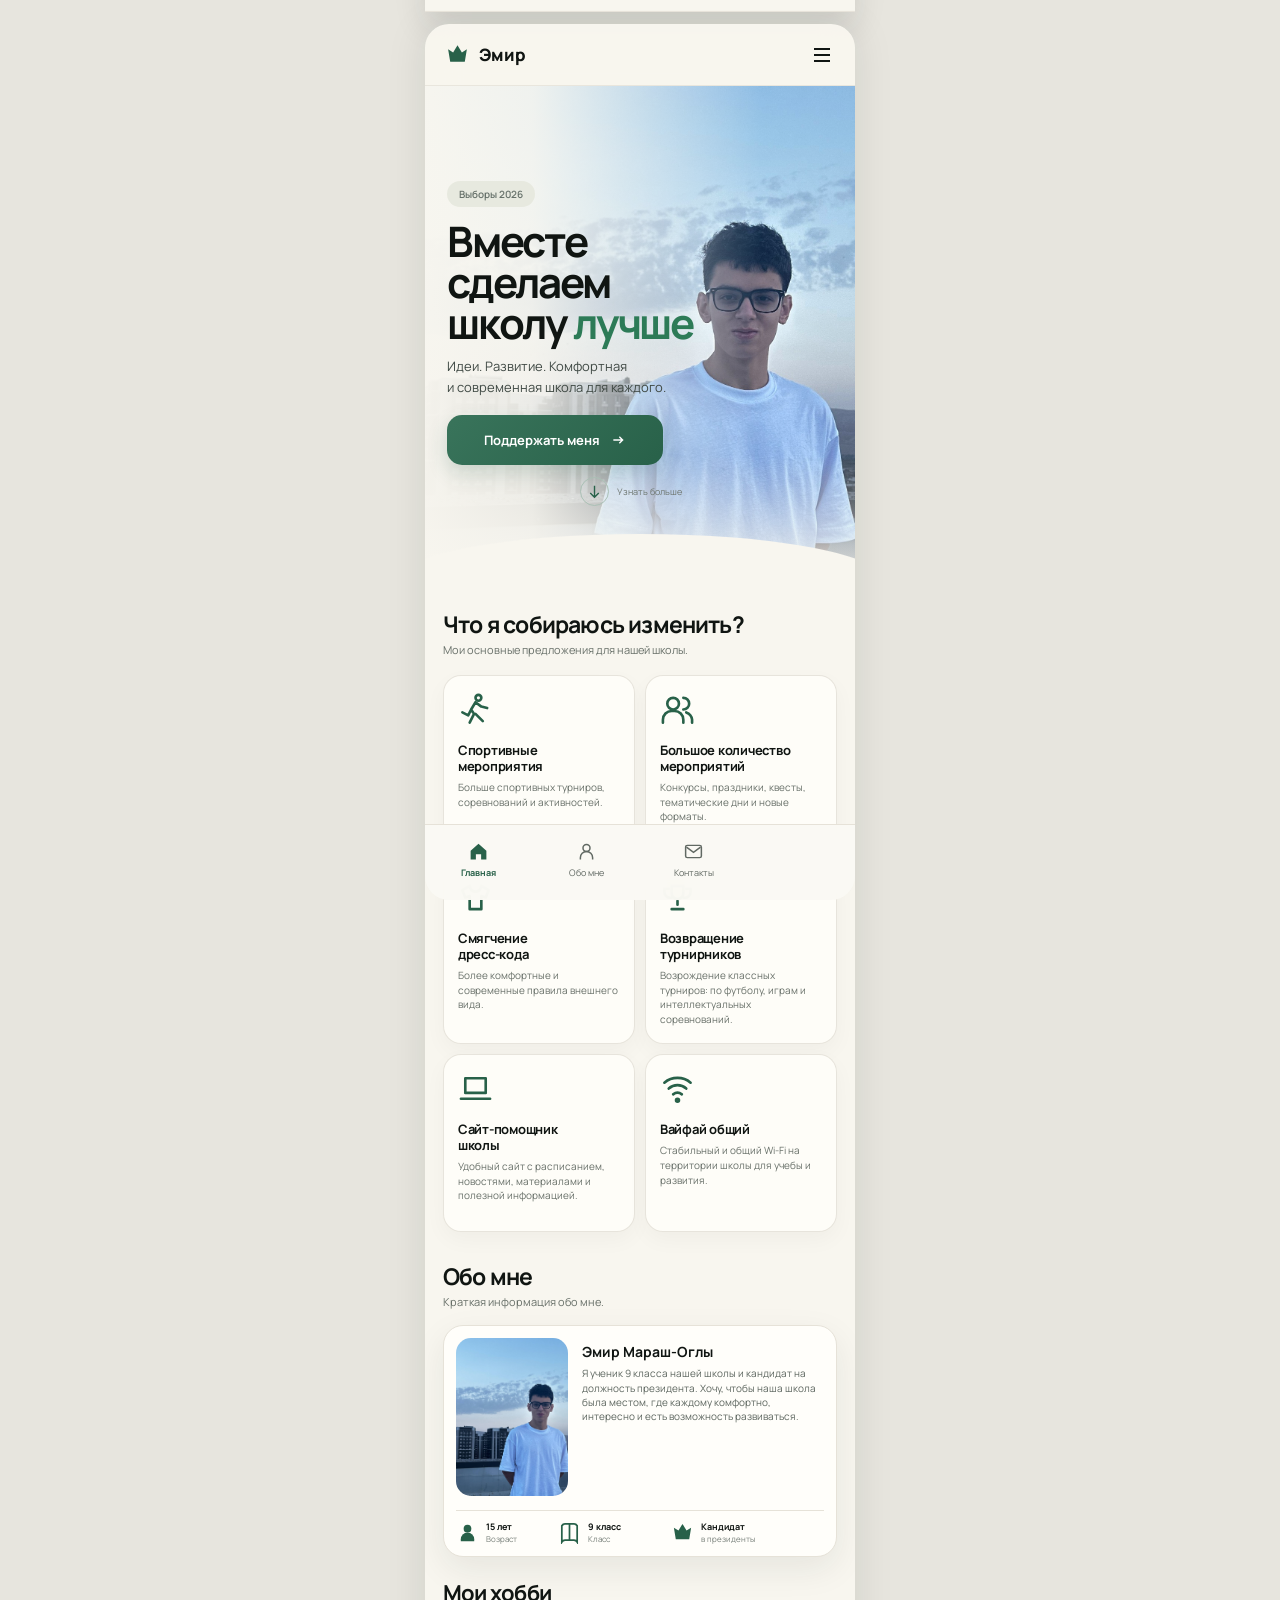
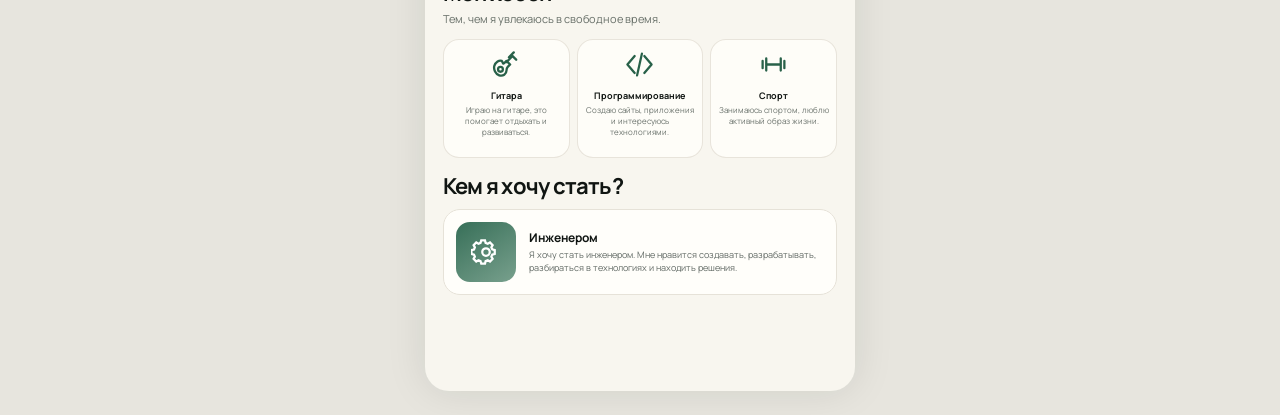
<file: index.html>
<!doctype html>
<html lang="ru">
<head>
  <meta charset="UTF-8">
  <meta name="viewport" content="width=device-width, initial-scale=1, viewport-fit=cover">
  <meta name="theme-color" content="#f8f6ef">
  <meta name="description" content="Сайт Эмира Мараш-Оглы — кандидата в президенты школы.">
  <title>Эмир — выборы президента школы 2026</title>
  <link rel="preconnect" href="https://fonts.googleapis.com">
  <link rel="preconnect" href="https://fonts.gstatic.com" crossorigin>
  <link href="https://fonts.googleapis.com/css2?family=Manrope:wght@400;500;600;700;800&display=swap" rel="stylesheet">
  <link rel="stylesheet" href="style.css">
  <link rel="icon" type="image/svg+xml" href="data:image/svg+xml,%3Csvg xmlns='http://www.w3.org/2000/svg' viewBox='0 0 64 64'%3E%3Crect width='64' height='64' rx='16' fill='%23f8f6ef'/%3E%3Cpath d='M10 18l12 8 10-16 10 16 12-8-5 31H15z' fill='%23265f49'/%3E%3C/svg%3E">
</head>
<body>
  <svg class="sprite" aria-hidden="true">
    <symbol id="crown" viewBox="0 0 24 24"><path d="m3 7 4.8 3L12 3l4.2 7L21 7l-2 12H5L3 7Z"/></symbol>
    <symbol id="menu" viewBox="0 0 24 24"><path d="M4 6h16M4 12h16M4 18h16"/></symbol>
    <symbol id="arrow" viewBox="0 0 24 24"><path d="M5 12h14m-5-5 5 5-5 5"/></symbol>
    <symbol id="down" viewBox="0 0 24 24"><path d="M12 4v16m-6-6 6 6 6-6"/></symbol>
    <symbol id="run" viewBox="0 0 24 24"><circle cx="14" cy="4" r="2"/><path d="m8 21 3-6-2-3-2 4-4-2m6-2 3-5 4 3 4 1m-8 4 5 5"/></symbol>
    <symbol id="people" viewBox="0 0 24 24"><circle cx="9" cy="8" r="4"/><path d="M2 21v-2a6 6 0 0 1 6-6h2a6 6 0 0 1 6 6v2M16 4a4 4 0 0 1 0 8m2 2a6 6 0 0 1 4 5v2"/></symbol>
    <symbol id="shirt" viewBox="0 0 24 24"><path d="m8 4-5 3 2 5 3-1v9h8v-9l3 1 2-5-5-3a4 4 0 0 1-8 0Z"/></symbol>
    <symbol id="trophy" viewBox="0 0 24 24"><path d="M8 4h8v5a4 4 0 0 1-8 0V4Zm4 9v4m-4 3h8M6 6H3v2a4 4 0 0 0 5 4m10-6h3v2a4 4 0 0 1-5 4"/></symbol>
    <symbol id="laptop" viewBox="0 0 24 24"><path d="M5 5h14v10H5zM2 19h20"/></symbol>
    <symbol id="wifi" viewBox="0 0 24 24"><path d="M3 8a14 14 0 0 1 18 0M6 12a9 9 0 0 1 12 0m-9 4a5 5 0 0 1 6 0"/><circle cx="12" cy="20" r="1"/></symbol>
    <symbol id="user" viewBox="0 0 24 24"><circle cx="12" cy="8" r="4"/><path d="M5 21v-2a7 7 0 0 1 14 0v2"/></symbol>
    <symbol id="book" viewBox="0 0 24 24"><path d="M4 5a4 4 0 0 1 4-2h4v17H8a4 4 0 0 0-4 2V5Zm16 0a4 4 0 0 0-4-2h-4v17h4a4 4 0 0 1 4 2V5Z"/></symbol>
    <symbol id="guitar" viewBox="0 0 24 24"><path d="m14 6 4-4m-2 2 4 4m-8 2 4-4M8 9c-2-1-5 1-6 4s1 7 4 8 6-1 6-4c0-1 0-2 1-3l2-2-3-3-2 2c-1 1-1-1-2-2Z"/><circle cx="7" cy="16" r="2"/></symbol>
    <symbol id="code" viewBox="0 0 24 24"><path d="m8 5-6 7 6 7m8-14 6 7-6 7M14 3l-4 18"/></symbol>
    <symbol id="sport" viewBox="0 0 24 24"><path d="M6 7v10M3 9v6m15-8v10m3-8v6M6 12h12"/></symbol>
    <symbol id="gear" viewBox="0 0 24 24"><circle cx="12" cy="12" r="3"/><path d="M19 13.5v-3l-2-.6-.7-1.6 1-1.8-2.1-2.1-1.8 1-1.7-.7-.5-2h-3l-.6 2-1.6.7-1.8-1-2.1 2.1 1 1.8-.7 1.7-2 .5v3l2 .6.7 1.6-1 1.8 2.1 2.1 1.8-1 1.6.7.6 2h3l.5-2 1.7-.7 1.8 1 2.1-2.1-1-1.8.7-1.6 2-.6Z"/></symbol>
    <symbol id="gift" viewBox="0 0 24 24"><path d="M3 10h18v11H3zM2 7h20v3H2zM12 7v14M12 7H8.5A2.5 2.5 0 1 1 11 4.5L12 7Zm0 0h3.5A2.5 2.5 0 1 0 13 4.5L12 7Z"/></symbol>
    <symbol id="copy" viewBox="0 0 24 24"><rect x="8" y="8" width="12" height="12" rx="2"/><path d="M16 8V6a2 2 0 0 0-2-2H6a2 2 0 0 0-2 2v8a2 2 0 0 0 2 2h2"/></symbol>
    <symbol id="home" viewBox="0 0 24 24"><path d="m3 11 9-8 9 8v10h-6v-6H9v6H3V11Z"/></symbol>
    <symbol id="mail" viewBox="0 0 24 24"><rect x="3" y="5" width="18" height="14" rx="2"/><path d="m4 7 8 6 8-6"/></symbol>
    <symbol id="refresh" viewBox="0 0 24 24"><path d="M20 7v5h-5M4 17v-5h5m10.2 0A8 8 0 0 0 5.4 7M4.8 12A8 8 0 0 0 18.6 17"/></symbol>
    <symbol id="close" viewBox="0 0 24 24"><path d="m6 6 12 12M18 6 6 18"/></symbol>
  </svg>

  <div class="app">
    <header class="topbar">
      <a class="brand" href="#home"><svg><use href="#crown"/></svg><span>Эмир</span></a>
      <button class="icon-btn" id="menuBtn" aria-label="Открыть меню" aria-expanded="false"><svg><use href="#menu"/></svg></button>
    </header>
    <nav class="menu-panel" id="menuPanel"><a href="#home">Главная</a><a href="#ideas">Мои предложения</a><a href="#about">Обо мне</a></nav>

    <main>
      <section class="hero" id="home">
        <img src="emir.jpg" alt="Эмир Мараш-Оглы">
        <div class="hero-content">
          <span class="eyebrow">Выборы 2026</span>
          <h1>Вместе<br>сделаем<br>школу <em>лучше</em></h1>
          <p>Идеи. Развитие. Комфортная<br>и современная школа для каждого.</p>
          <a class="button hero-button" href="#ideas">Поддержать меня <svg><use href="#arrow"/></svg></a>
          <a class="learn" href="#ideas"><i><svg><use href="#down"/></svg></i>Узнать больше</a>
        </div>
      </section>

      <section class="section" id="ideas">
        <h2>Что я собираюсь изменить?</h2><p class="lead">Мои основные предложения для нашей школы.</p>
        <div class="proposals">
          <article><svg><use href="#run"/></svg><h3>Спортивные<br>мероприятия</h3><p>Больше спортивных турниров, соревнований и активностей.</p></article>
          <article><svg><use href="#people"/></svg><h3>Большое количество<br>мероприятий</h3><p>Конкурсы, праздники, квесты, тематические дни и новые форматы.</p></article>
          <article><svg><use href="#shirt"/></svg><h3>Смягчение<br>дресс-кода</h3><p>Более комфортные и современные правила внешнего вида.</p></article>
          <article><svg><use href="#trophy"/></svg><h3>Возвращение<br>турнирников</h3><p>Возрождение классных турниров: по футболу, играм и интеллектуальных соревнований.</p></article>
          <article><svg><use href="#laptop"/></svg><h3>Сайт-помощник<br>школы</h3><p>Удобный сайт с расписанием, новостями, материалами и полезной информацией.</p></article>
          <article><svg><use href="#wifi"/></svg><h3>Вайфай общий</h3><p>Стабильный и общий Wi‑Fi на территории школы для учебы и развития.</p></article>
        </div>
      </section>

      <section class="section about" id="about">
        <h2>Обо мне</h2><p class="lead">Краткая информация обо мне.</p>
        <article class="about-card">
          <img src="emir.jpg" alt="Портрет Эмира">
          <div><h3>Эмир Мараш-Оглы</h3><p>Я ученик 9 класса нашей школы и кандидат на должность президента. Хочу, чтобы наша школа была местом, где каждому комфортно, интересно и есть возможность развиваться.</p></div>
          <div class="facts"><span><svg><use href="#user"/></svg><b>15 лет<small>Возраст</small></b></span><span><svg><use href="#book"/></svg><b>9 класс<small>Класс</small></b></span><span><svg><use href="#crown"/></svg><b>Кандидат<small>в президенты</small></b></span></div>
        </article>
        <div class="hobbies"><h2>Мои хобби</h2><p class="lead">Тем, чем я увлекаюсь в свободное время.</p>
          <div class="hobby-grid"><article><svg><use href="#guitar"/></svg><h3>Гитара</h3><p>Играю на гитаре, это помогает отдыхать и развиваться.</p></article><article><svg><use href="#code"/></svg><h3>Программирование</h3><p>Создаю сайты, приложения и интересуюсь технологиями.</p></article><article><svg><use href="#sport"/></svg><h3>Спорт</h3><p>Занимаюсь спортом, люблю активный образ жизни.</p></article></div>
        </div>
        <div class="future"><h2>Кем я хочу стать?</h2><article><i><svg><use href="#gear"/></svg></i><div><h3>Инженером</h3><p>Я хочу стать инженером. Мне нравится создавать, разрабатывать, разбираться в технологиях и находить решения.</p></div></article></div>
      </section>
    </main>
    <nav class="bottom-nav"><a class="active" href="#home"><svg><use href="#home"/></svg><span>Главная</span></a><a href="#about"><svg><use href="#user"/></svg><span>Обо мне</span></a></svg></a><a href="https://t.me/marashtg" target="_blank" rel="noopener"><svg><use href="#mail"/></svg><span>Контакты</span></a></nav>
  </div>

  <div class="modal" id="modal" role="dialog" aria-modal="true" aria-labelledby="resultTitle" hidden><div class="result"><button class="icon-btn x" id="closeResult" aria-label="Закрыть"><svg><use href="#close"/></svg></button><div class="confetti">◆　◆　◆　◆</div><div class="coin" id="prizeIcon">1</div><h2 id="resultTitle">Вы выиграли!<br><span id="prizeText">1 сом</span></h2><p>Поздравляю!<br>Забери свой приз у Эмира.</p><button class="button" id="again">Крутить еще раз</button></div></div>
  <div class="toast" id="toast">Скопировано</div>

  <script>
    const $=s=>document.querySelector(s), code="2026", prizes=["Тетрадка","Ручка","1 сом","5 сом","100 сом"], icons={"Тетрадка":"▯","Ручка":"🖊","1 сом":"1","5 сом":"5","100 сом":"100"};
    const menu=$("#menuPanel"), menuBtn=$("#menuBtn"), bonus=$("#bonusCard"), wheelCard=$("#wheelCard"), input=$("#codeInput"), error=$("#error"), wheel=$("#wheel"), spin=$("#spin"), modal=$("#modal"); let rotation=0, spinning=false, spinCount=0;
    menuBtn.onclick=()=>{const open=menu.classList.toggle("open");menuBtn.setAttribute("aria-expanded",open)}; menu.querySelectorAll("a").forEach(a=>a.onclick=()=>menu.classList.remove("open"));
    $("#openBonus").onclick=()=>{bonus.classList.remove("hidden");setTimeout(()=>bonus.scrollIntoView({behavior:"smooth",block:"center"}))}; $("#closeBonus").onclick=()=>bonus.classList.add("hidden");
    $("#copyTg").onclick=async()=>{try{await navigator.clipboard.writeText("@marashtg")}catch{}const t=$("#toast");t.classList.add("show");setTimeout(()=>t.classList.remove("show"),1400)};
    function unlock(){if(input.value.trim()!==code){error.textContent="Неверный код. Подойди к Эмиру.";input.setAttribute("aria-invalid","true");return}error.textContent="";input.removeAttribute("aria-invalid");wheelCard.classList.remove("hidden");setTimeout(()=>wheelCard.scrollIntoView({behavior:"smooth",block:"center"}))} $("#unlock").onclick=unlock; input.onkeydown=e=>{if(e.key==="Enter")unlock()};
    spin.onclick=()=>{if(spinning)return;spinning=true;spin.disabled=true;const i=spinCount<3?Math.floor(Math.random()*4):spinCount===3?4:Math.floor(Math.random()*5);spinCount++;const center=i*72+36,jitter=(Math.random()-.5)*28,normal=((rotation%360)+360)%360,target=360-center+jitter;rotation+=2160+((target-normal+360)%360);wheel.style.transform=`rotate(${rotation}deg)`;setTimeout(()=>{spinning=false;spin.disabled=false;$("#prizeText").textContent=prizes[i];$("#prizeIcon").textContent=icons[prizes[i]];modal.hidden=false;document.body.classList.add("locked");$("#closeResult").focus()},4200)};
    function close(){modal.hidden=true;document.body.classList.remove("locked");spin.focus()} $("#closeResult").onclick=close;$("#again").onclick=close;modal.onclick=e=>{if(e.target===modal)close()};document.addEventListener("keydown",e=>{if(e.key==="Escape"&&!modal.hidden)close()});
    const links=[...document.querySelectorAll('.bottom-nav a[href^="#"]')];new IntersectionObserver(es=>es.forEach(e=>{if(e.isIntersecting)links.forEach(a=>a.classList.toggle("active",a.hash===`#${e.target.id}`))}),{rootMargin:"-30% 0px -55%"}).observe($("#home"));["about","bonus"].forEach(id=>new IntersectionObserver(es=>es.forEach(e=>{if(e.isIntersecting)links.forEach(a=>a.classList.toggle("active",a.hash===`#${id}`))}),{rootMargin:"-30% 0px -55%"}).observe($("#"+id)));
  </script>
</body>
</html>
</file>
<file: style.css>
:root{--bg:#f8f6ef;--card:#fffefa;--ink:#101512;--muted:#687069;--green:#286149;--line:#e6e2d8;--shadow:0 12px 34px rgba(28,43,35,.08)}*{box-sizing:border-box}html{scroll-behavior:smooth;scroll-padding-top:68px}body{margin:0;background:#e7e5de;color:var(--ink);font-family:Manrope,system-ui,-apple-system,"Segoe UI",sans-serif;-webkit-font-smoothing:antialiased}button,input{font:inherit}button,a{-webkit-tap-highlight-color:transparent}.sprite{position:absolute;width:0;height:0;overflow:hidden}.app{position:relative;width:min(100%,430px);min-height:100vh;margin:auto;background:var(--bg);box-shadow:0 0 40px rgba(18,28,23,.1);overflow:clip}.topbar{position:sticky;top:0;z-index:50;height:62px;padding:0 20px;display:flex;align-items:center;justify-content:space-between;background:rgba(248,246,239,.94);border-bottom:1px solid #ddd9cf88;backdrop-filter:blur(16px)}.brand{display:flex;align-items:center;gap:9px;color:var(--ink);text-decoration:none;font-size:17px;font-weight:800}.brand svg{width:25px;height:25px;fill:var(--green)}.icon-btn{display:grid;place-items:center;border:0;background:transparent;color:inherit;cursor:pointer}.topbar>.icon-btn{width:42px;height:42px;margin-right:-8px}.icon-btn svg{width:24px;height:24px;fill:none;stroke:currentColor;stroke-width:1.8}.menu-panel{position:fixed;top:62px;left:50%;z-index:49;width:min(100%,430px);padding:10px 20px 18px;background:rgba(248,246,239,.98);border-bottom:1px solid var(--line);box-shadow:0 14px 30px rgba(23,35,29,.12);transform:translate(-50%,-130%);transition:.25s}.menu-panel.open{transform:translate(-50%,0)}.menu-panel a{display:block;padding:13px 2px;border-bottom:1px solid var(--line);color:var(--ink);font-size:14px;font-weight:700;text-decoration:none}.hero{position:relative;height:505px;padding:0;overflow:hidden}.hero>img{position:absolute;inset:0;width:100%;height:100%;object-fit:cover;object-position:58% 44%;filter:saturate(.9) contrast(.96) brightness(1.04)}.hero:before{content:"";position:absolute;inset:0;z-index:1;background:linear-gradient(90deg,#f8f6effa 0%,#f8f6efe8 25%,#f8f6ef70 54%,#f8f6ef08 78%),linear-gradient(0deg,var(--bg) 0%,transparent 27%)}.hero:after{content:"";position:absolute;left:-7%;right:-7%;bottom:-55px;z-index:2;height:112px;border-radius:50% 50% 0 0/42% 42% 0 0;background:var(--bg)}.hero-content{position:relative;z-index:3;padding:95px 22px 0}.eyebrow{display:inline-block;padding:6px 12px;border-radius:99px;background:#e6e9deeb;color:#66716a;font-size:10px;font-weight:600}.hero h1{margin:14px 0 12px;font-size:42px;line-height:.98;letter-spacing:-.052em}.hero h1 em{color:#2d7b57;font-style:normal}.hero p{margin:0 0 18px;color:#404a45;font-size:13px;line-height:1.55}.button{width:100%;min-height:50px;border:0;border-radius:15px;background:linear-gradient(135deg,#39745b,#286149);box-shadow:0 8px 20px #2861492e;color:#fff;font-weight:700;cursor:pointer;display:flex;align-items:center;justify-content:center;gap:10px;transition:.18s}.button:active{transform:scale(.98)}.button:disabled{opacity:.7}.button svg{width:20px;height:20px;fill:none;stroke:currentColor;stroke-width:2}.hero-button{width:216px;text-decoration:none;font-size:13px}.hero-button svg{width:16px}.learn{display:flex;width:max-content;align-items:center;gap:8px;margin:12px 0 0 133px;color:#6e766f;font-size:9px;text-decoration:none}.learn i{display:grid;width:29px;height:29px;place-items:center;border:1px solid #aac0b5;border-radius:50%;color:var(--green)}.learn svg{width:17px;height:17px;fill:none;stroke:currentColor;stroke-width:2}.section{padding:20px 18px}.section h2,.bonus h2{margin:0 0 4px;font-size:23px;line-height:1.16;letter-spacing:-.035em}.lead{margin:0;color:var(--muted);font-size:11px;line-height:1.5}.proposals{display:grid;grid-template-columns:repeat(2,minmax(0,1fr));gap:10px;margin-top:17px}.proposals article{min-height:178px;padding:16px 14px;border:1px solid #e5e2d9e6;border-radius:18px;background:#fffefaDB;box-shadow:0 8px 22px #1f282309}.proposals svg{width:35px;height:35px;margin-bottom:11px;fill:none;stroke:var(--green);stroke-width:1.8;stroke-linecap:round;stroke-linejoin:round}.proposals h3{margin:0 0 5px;font-size:13px;line-height:1.22;letter-spacing:-.02em}.proposals p{margin:0;color:#687069;font-size:10px;line-height:1.48}.about{padding-top:11px}.about-card{display:grid;grid-template-columns:112px 1fr;gap:14px;margin-top:15px;padding:12px;border:1px solid var(--line);border-radius:20px;background:var(--card);box-shadow:var(--shadow)}.about-card>img{width:112px;height:158px;border-radius:15px;object-fit:cover;object-position:60% 50%}.about-card h3{margin:4px 0 5px;font-size:14px}.about-card p{margin:0;color:#5d665f;font-size:10px;line-height:1.43}.facts{grid-column:1/-1;display:grid;grid-template-columns:.85fr .95fr 1.35fr;gap:5px;padding-top:9px;border-top:1px solid var(--line)}.facts span{display:flex;min-width:0;align-items:center;gap:7px}.facts svg{width:23px;height:23px;min-width:23px;fill:none;stroke:var(--green);stroke-width:1.8}.facts span:first-child svg,.facts span:last-child svg{fill:var(--green);stroke:none}.facts b,.facts small{display:block;white-space:nowrap}.facts b{font-size:9px}.facts small{color:#777f79;font-size:8px;font-weight:400}.hobbies{margin-top:24px}.hobbies h2,.future h2{font-size:22px}.hobby-grid{display:grid;grid-template-columns:repeat(3,minmax(0,1fr));gap:7px;margin-top:12px}.hobby-grid article{min-height:119px;padding:10px 7px;border:1px solid #e6e2d8e6;border-radius:16px;background:#fffefaD1;text-align:center}.hobby-grid svg{width:29px;height:29px;fill:none;stroke:var(--green);stroke-width:1.9;stroke-linecap:round;stroke-linejoin:round}.hobby-grid h3{margin:5px 0 2px;font-size:9px}.hobby-grid p{margin:0;color:#6a726c;font-size:8px;line-height:1.38}.future{margin-top:16px}.future article{display:flex;align-items:center;gap:13px;margin-top:9px;padding:12px;border:1px solid var(--line);border-radius:17px;background:var(--card)}.future i{display:grid;width:60px;height:60px;min-width:60px;place-items:center;border-radius:14px;background:linear-gradient(145deg,#376f58,#78a08d);color:#fff}.future svg{width:30px;height:30px;fill:none;stroke:currentColor;stroke-width:1.8}.future h3{margin:0 0 2px;font-size:12px}.future p{margin:0;color:#626a65;font-size:9px;line-height:1.45}.bonus{min-height:700px;padding:52px 16px 88px}.bonus-head{text-align:center}.bonus-head>i{display:grid;width:57px;height:57px;margin:0 auto 15px;place-items:center;border-radius:50%;background:#edf1e9;color:var(--green)}.bonus-head>i svg{width:29px;height:29px;fill:none;stroke:currentColor;stroke-width:1.7}.bonus-head h2{font-size:29px}.bonus-head p{margin:7px 0 18px;color:#687069;font-size:13px;line-height:1.6}.bonus-head>.down{width:25px;height:25px;margin:22px auto 17px;fill:none;stroke:var(--green);stroke-width:1.8}.bonus-card,.wheel-card{margin-top:10px;padding:18px;border:1px solid var(--line);border-radius:21px;background:var(--card);box-shadow:var(--shadow);text-align:left}.hidden{display:none!important}.card-title{display:grid;grid-template-columns:30px 1fr 28px;align-items:center;gap:8px}.card-title>svg{width:26px;height:26px;fill:none;stroke:var(--green);stroke-width:1.8}.card-title h3{margin:0;font-size:17px}.card-title .icon-btn{width:28px;height:28px;color:#6d746f}.bonus-card>p,.wheel-card>p{margin:17px 0;color:#69716c;font-size:11px;line-height:1.55}.telegram{display:grid;grid-template-columns:1fr 44px;gap:10px;align-items:center;padding:12px 0;border-block:1px solid var(--line)}.telegram>a{display:flex;align-items:center;gap:11px;color:var(--ink);text-decoration:none}.telegram a>i{display:grid;width:42px;height:42px;place-items:center;border-radius:11px;background:linear-gradient(145deg,#1ea8ef,#188cc7);color:#fff;font-size:22px}.telegram small,.telegram b{display:block}.telegram small{color:#747b76;font-size:9px}.telegram b{font-size:11px}.telegram>button{display:grid;width:44px;height:44px;place-items:center;border:1px solid var(--line);border-radius:12px;background:#fff;cursor:pointer}.telegram>button svg{width:20px;height:20px;fill:none;stroke:currentColor;stroke-width:1.7}.bonus-card input{width:100%;height:50px;margin-top:15px;padding:0 14px;border:1px solid #ddd9cf;border-radius:13px;background:#fbfaf6;font-size:12px;outline:none}.bonus-card input:focus{border-color:#7fa08f;box-shadow:0 0 0 3px #28614914}.bonus-card input[aria-invalid=true]{border-color:#ae554d}.error{min-height:16px!important;margin:5px 0 0!important;color:#a34d46!important;font-size:9px!important}.wheel-card{margin-top:45px}.wheel-card .card-title{grid-template-columns:30px 1fr}.wheel-wrap{position:relative;width:min(305px,80vw);height:min(305px,80vw);margin:25px auto 22px}.wheel{position:absolute;inset:0;border:8px solid #ede9df;border-radius:50%;background:conic-gradient(#c77ee9 0 72deg,#35a9ed 72deg 144deg,#31c77c 144deg 216deg,#f6bb42 216deg 288deg,#ff5c70 288deg);box-shadow:0 8px 24px #141f291f;transition:transform 4s cubic-bezier(.12,.72,.08,1)}.wheel:before{content:"";position:absolute;inset:0;border-radius:50%;background:conic-gradient(transparent 0 71.5deg,#fffd 71.5deg 72deg,transparent 72deg 143.5deg,#fffd 143.5deg 144deg,transparent 144deg 215.5deg,#fffd 215.5deg 216deg,transparent 216deg 287.5deg,#fffd 287.5deg 288deg,transparent 288deg 359.5deg,#fffd 359.5deg)}.pointer{position:absolute;top:-18px;left:50%;z-index:4;width:0;height:0;transform:translateX(-50%);border-inline:17px solid transparent;border-top:31px solid #ef4665;filter:drop-shadow(0 4px 5px #0003)}.pointer:after{content:"";position:absolute;top:-26px;left:-4px;width:8px;height:8px;border-radius:50%;background:#fff}.wl{position:absolute;left:50%;top:50%;z-index:2;width:80px;margin-left:-40px;text-align:center;color:#fff;text-shadow:0 1px 3px #0003;transform-origin:50% 0}.wl b,.wl span{display:block}.wl b{font-size:11px}.wl>span{margin:5px auto 0;font-size:25px}.wl .mini{display:grid;width:34px;height:34px;place-items:center;border:4px solid #ffe988;border-radius:50%;background:#efb42e;font-size:12px}.l1{transform:rotate(36deg) translateY(-112px) rotate(-36deg)}.l2{transform:rotate(108deg) translateY(-112px) rotate(-108deg)}.l3{transform:rotate(180deg) translateY(-112px) rotate(-180deg)}.l4{transform:rotate(252deg) translateY(-112px) rotate(-252deg)}.l5{transform:rotate(324deg) translateY(-112px) rotate(-324deg)}.hub{position:absolute;left:50%;top:50%;z-index:3;width:36px;height:36px;border:1px solid #ddd8ce;border-radius:50%;background:#fffdf7;transform:translate(-50%,-50%);box-shadow:0 2px 6px #0002}.bottom-nav{position:sticky;bottom:0;z-index:45;display:grid;grid-template-columns:repeat(4,1fr);height:76px;padding-bottom:max(4px,env(safe-area-inset-bottom));border-top:1px solid var(--line);background:#faf9f4f5;backdrop-filter:blur(18px)}.bottom-nav a{display:flex;flex-direction:column;align-items:center;justify-content:center;gap:4px;color:#616963;font-size:9px;text-decoration:none}.bottom-nav svg{width:21px;height:21px;fill:none;stroke:currentColor;stroke-width:1.7}.bottom-nav a.active{color:var(--green);font-weight:700}.bottom-nav a.active:first-child svg{fill:currentColor;stroke:none}.modal[hidden]{display:none}.modal{position:fixed;inset:0;z-index:100;display:flex;align-items:center;justify-content:center;padding:20px;background:#0d1210bf;backdrop-filter:blur(2px)}.result{position:relative;width:min(100%,360px);padding:28px 20px 20px;border-radius:22px;background:var(--card);box-shadow:0 28px 80px #0005;text-align:center;animation:pop .24s ease}.result .x{position:absolute;top:12px;right:11px;width:35px;height:35px}.coin{display:grid;width:90px;height:90px;margin:35px auto 17px;place-items:center;border:9px solid #ffe98d;border-radius:50%;background:linear-gradient(145deg,#ffd957,#e6a51c);box-shadow:0 8px 22px #d59f1c4a;color:#fff;font-size:38px;font-weight:800}.result h2{margin:0;font-size:25px;line-height:1.35}.result p{margin:8px 0 18px;color:#626a65;font-size:12px;line-height:1.5}.confetti{position:absolute;top:45px;left:0;width:100%;color:#33ac8b;font-size:18px;letter-spacing:18px;transform:rotate(-7deg)}.toast{position:fixed;left:50%;bottom:95px;z-index:120;padding:9px 14px;border-radius:99px;background:#17231d;color:#fff;font-size:11px;opacity:0;pointer-events:none;transform:translate(-50%,10px);transition:.2s}.toast.show{opacity:1;transform:translate(-50%,0)}.sr-only{position:absolute;width:1px;height:1px;padding:0;margin:-1px;overflow:hidden;clip:rect(0,0,0,0);white-space:nowrap;border:0}.locked{overflow:hidden}@keyframes pop{from{opacity:.3;transform:scale(.95)}to{opacity:1;transform:none}}@media(max-width:355px){.hero h1{font-size:37px}.hero-content{padding-left:18px}.section{padding-inline:13px}.proposals article{padding:13px 11px}.proposals h3{font-size:12px}.about-card{grid-template-columns:100px 1fr}.about-card>img{width:100px}.hobby-grid p{font-size:7.5px}}@media(min-width:700px){body{padding:24px 0}.app{border-radius:24px}.topbar{border-radius:24px 24px 0 0}.bottom-nav{border-radius:0 0 24px 24px}}
</file>
